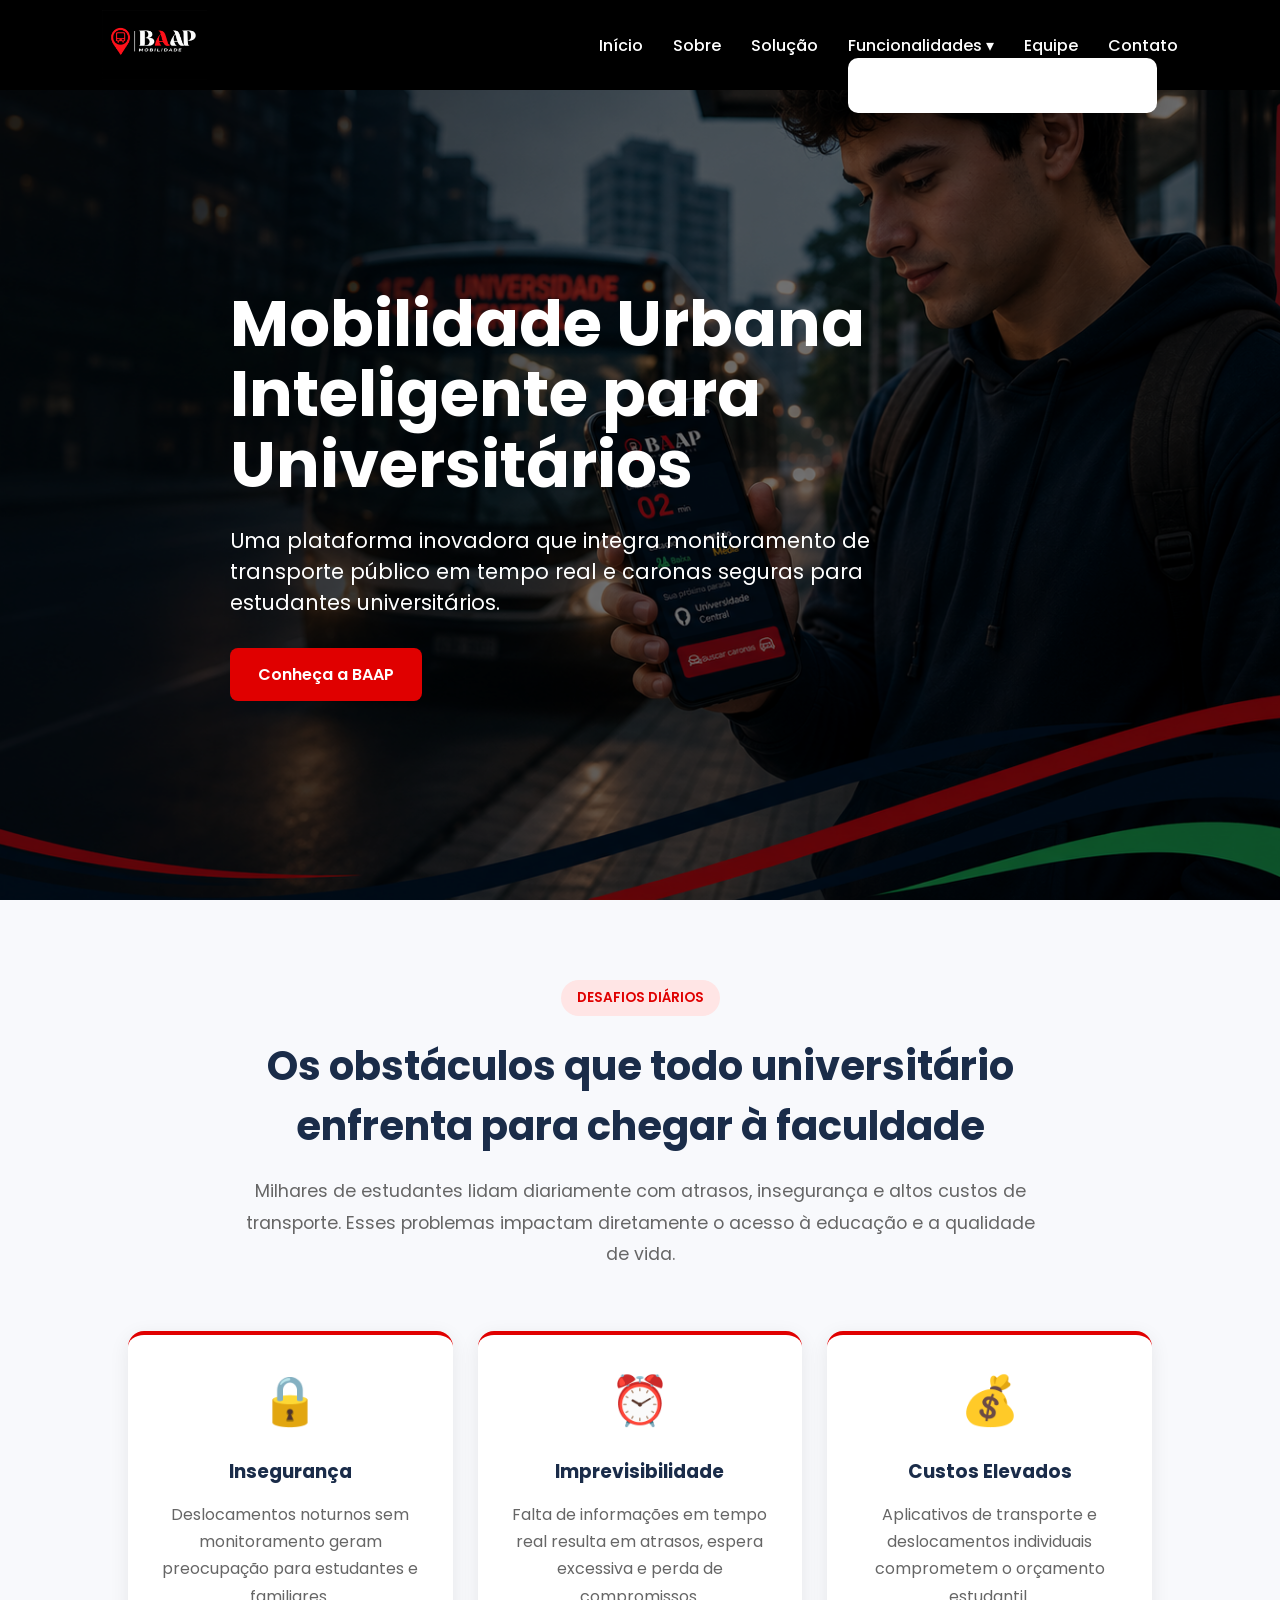
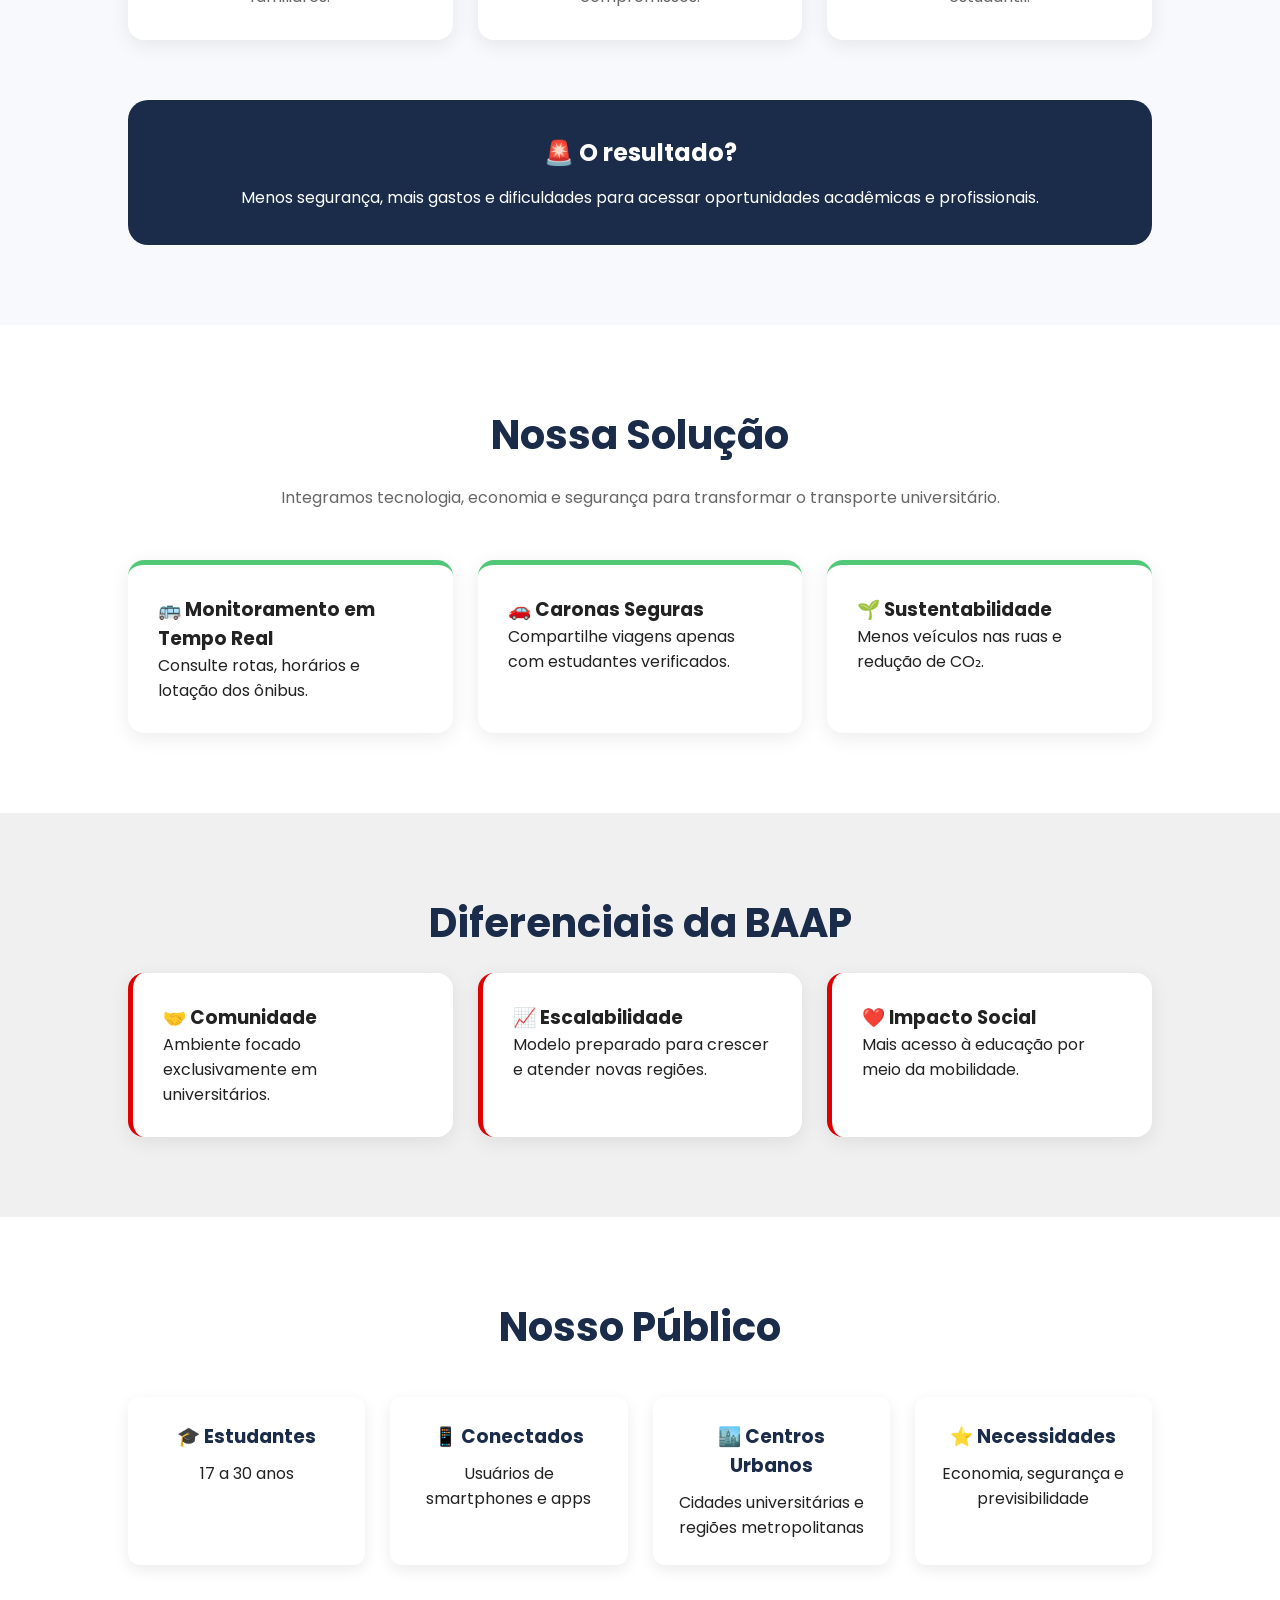
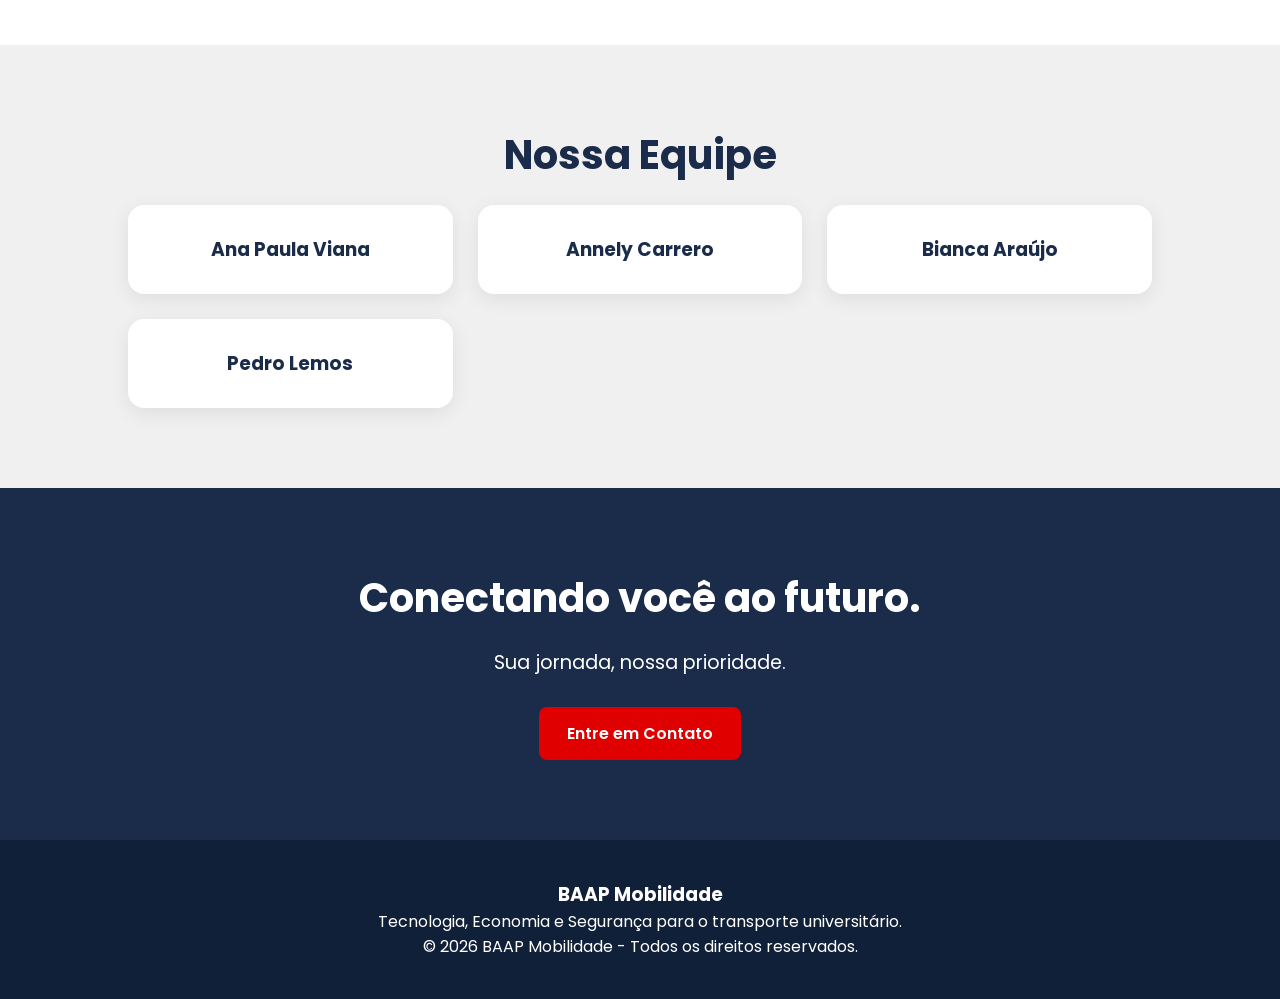
<file: index.html>
<!DOCTYPE html>
<html lang="pt-BR">
<head>
<meta charset="UTF-8">
<meta name="viewport" content="width=device-width, initial-scale=1.0">

<title>BAAP Mobilidade Urbana Inteligente</title>

<link rel="stylesheet" href="css/home.css">
<link rel="stylesheet" href="css/style.css">
<link rel="stylesheet" href="css/responsive.css">

<link href="https://fonts.googleapis.com/css2?family=Poppins:wght@300;400;500;600;700&display=swap" rel="stylesheet">
<link rel="preconnect" href="https://fonts.googleapis.com">
<link rel="preconnect" href="https://fonts.gstatic.com" crossorigin>
<link href="https://fonts.googleapis.com/css2?family=Poppins:wght@300;400;500;600;700&display=swap" rel="stylesheet">
</head>

<script src="js/menu.js"></script>

<body>

<header class="header-pages">

    <div class="logo">
       <a href="index.html"></a>
    <img src="assets/images/logo-baap5.png" alt="Logo BAAP">
    </div>
 

    <nav>
    <ul>

        <li><a href="#inicio">Início</a></li>

        <li><a href="pages/sobre.html">Sobre</a></li>

        <li><a href="#solucao">Solução</a></li>

        <li class="dropdown">

    <a href="#" id="menuFuncionalidades">
        Funcionalidades ▾
    </a>

    <ul class="dropdown-menu" id="submenuFuncionalidades">

        <li>
            <a href="pages/monitoramento.html">
                Monitoramento
            </a>
        </li>

        <li>
            <a href="pages/caronas.html">
                Caronas
            </a>
        </li>

    </ul>

</li>

        <li><a href="pages/equipe.html">Equipe</a></li>

        <li><a href="pages/contato.html">Contato</a></li>

    </ul>
</nav>
    <!-- <nav>
        <ul>
            <li><a href="#inicio">Início</a></li>
            <li><a href="#problema">Problema</a></li>
            <li><a href="#solucao">Solução</a></li>
            <li><a href="#equipe">Equipe</a></li>
            <li><a href="pages/contato.html">Contato</a></li>
        </ul>
    </nav> -->

</header>


<section class="hero" id="inicio">

    <div class="overlay"></div>

    <div class="hero-content">

        <div class="hero-text">

            <h1>
                Mobilidade Urbana Inteligente
                para Universitários
            </h1>

            <p>
                Uma plataforma inovadora que integra monitoramento de
                transporte público em tempo real e caronas seguras para
                estudantes universitários.
            </p>

            <a href="#solucao" class="btn">
                Conheça a BAAP
            </a>

        </div>

    </div>

</section>

<section class="problema" id="problema">

    <div class="section-header">

        <span class="tag">DESAFIOS DIÁRIOS</span>

        <h2>Os obstáculos que todo universitário enfrenta para chegar à faculdade</h2>

        <p>
            Milhares de estudantes lidam diariamente com atrasos, insegurança
            e altos custos de transporte. Esses problemas impactam diretamente
            o acesso à educação e a qualidade de vida.
        </p>

    </div>

    <div class="cards">

        <div class="card problema-card">

            <div class="icon">🔒</div>

            <h3>Insegurança</h3>

            <p>
                Deslocamentos noturnos sem monitoramento geram preocupação
                para estudantes e familiares.
            </p>

        </div>

        <div class="card problema-card">

            <div class="icon">⏰</div>

            <h3>Imprevisibilidade</h3>

            <p>
                Falta de informações em tempo real resulta em atrasos,
                espera excessiva e perda de compromissos.
            </p>

        </div>

        <div class="card problema-card">

            <div class="icon">💰</div>

            <h3>Custos Elevados</h3>

            <p>
                Aplicativos de transporte e deslocamentos individuais
                comprometem o orçamento estudantil.
            </p>

        </div>

    </div>

    <div class="impacto">

        <h3>🚨 O resultado?</h3>

        <p>
            Menos segurança, mais gastos e dificuldades para acessar
            oportunidades acadêmicas e profissionais.
        </p>

    </div>

</section>

<section class="solucao" id="solucao">

    <h2>Nossa Solução</h2>

    <p class="subtitle">
        Integramos tecnologia, economia e segurança para transformar
        o transporte universitário.
    </p>

    <div class="cards">

        <div class="card">
            <h3>🚌 Monitoramento em Tempo Real</h3>
            <p>
                Consulte rotas, horários e lotação dos ônibus.
            </p>
        </div>

        <div class="card">
            <h3>🚗 Caronas Seguras</h3>
            <p>
                Compartilhe viagens apenas com estudantes verificados.
            </p>
        </div>

        <div class="card">
            <h3>🌱 Sustentabilidade</h3>
            <p>
                Menos veículos nas ruas e redução de CO₂.
            </p>
        </div>

    </div>

</section>

<section class="diferenciais">

    <h2>Diferenciais da BAAP</h2>

    <div class="cards">

        <div class="card">
            <h3>🤝 Comunidade</h3>

            <p>
                Ambiente focado exclusivamente em universitários.
            </p>
        </div>

        <div class="card">
            <h3>📈 Escalabilidade</h3>

            <p>
                Modelo preparado para crescer e atender novas regiões.
            </p>
        </div>

        <div class="card">
            <h3>❤️ Impacto Social</h3>

            <p>
                Mais acesso à educação por meio da mobilidade.
            </p>
        </div>

    </div>

</section>

<section class="publico">

    <h2>Nosso Público</h2>

    <div class="publico-grid">

        <div class="item">
            <h3>🎓 Estudantes</h3>
            <p>17 a 30 anos</p>
        </div>

        <div class="item">
            <h3>📱 Conectados</h3>
            <p>Usuários de smartphones e apps</p>
        </div>

        <div class="item">
            <h3>🏙️ Centros Urbanos</h3>
            <p>Cidades universitárias e regiões metropolitanas</p>
        </div>

        <div class="item">
            <h3>⭐ Necessidades</h3>
            <p>Economia, segurança e previsibilidade</p>
        </div>

    </div>

</section>

<section class="equipe" id="equipe">

    <h2>Nossa Equipe</h2>

    <div class="cards">

        <div class="card">
            <h3>Ana Paula Viana</h3>
        </div>

        <div class="card">
            <h3>Annely Carrero</h3>
        </div>

        <div class="card">
            <h3>Bianca Araújo</h3>
        </div>

        <div class="card">
            <h3>Pedro Lemos</h3>
        </div>

    </div>

</section>

<section class="cta">

    <h2>Conectando você ao futuro.</h2>

    <p>
        Sua jornada, nossa prioridade.
    </p>

    <a href="pages/contato.html" class="btn">
        Entre em Contato
    </a>

</section>

<footer>

    <div class="footer-content">

        <h3>BAAP Mobilidade</h3>

        <p>
            Tecnologia, Economia e Segurança para o transporte universitário.
        </p>

        <p>
            © 2026 BAAP Mobilidade - Todos os direitos reservados.
        </p>

    </div>

</footer>

</body>
</html>
</file>
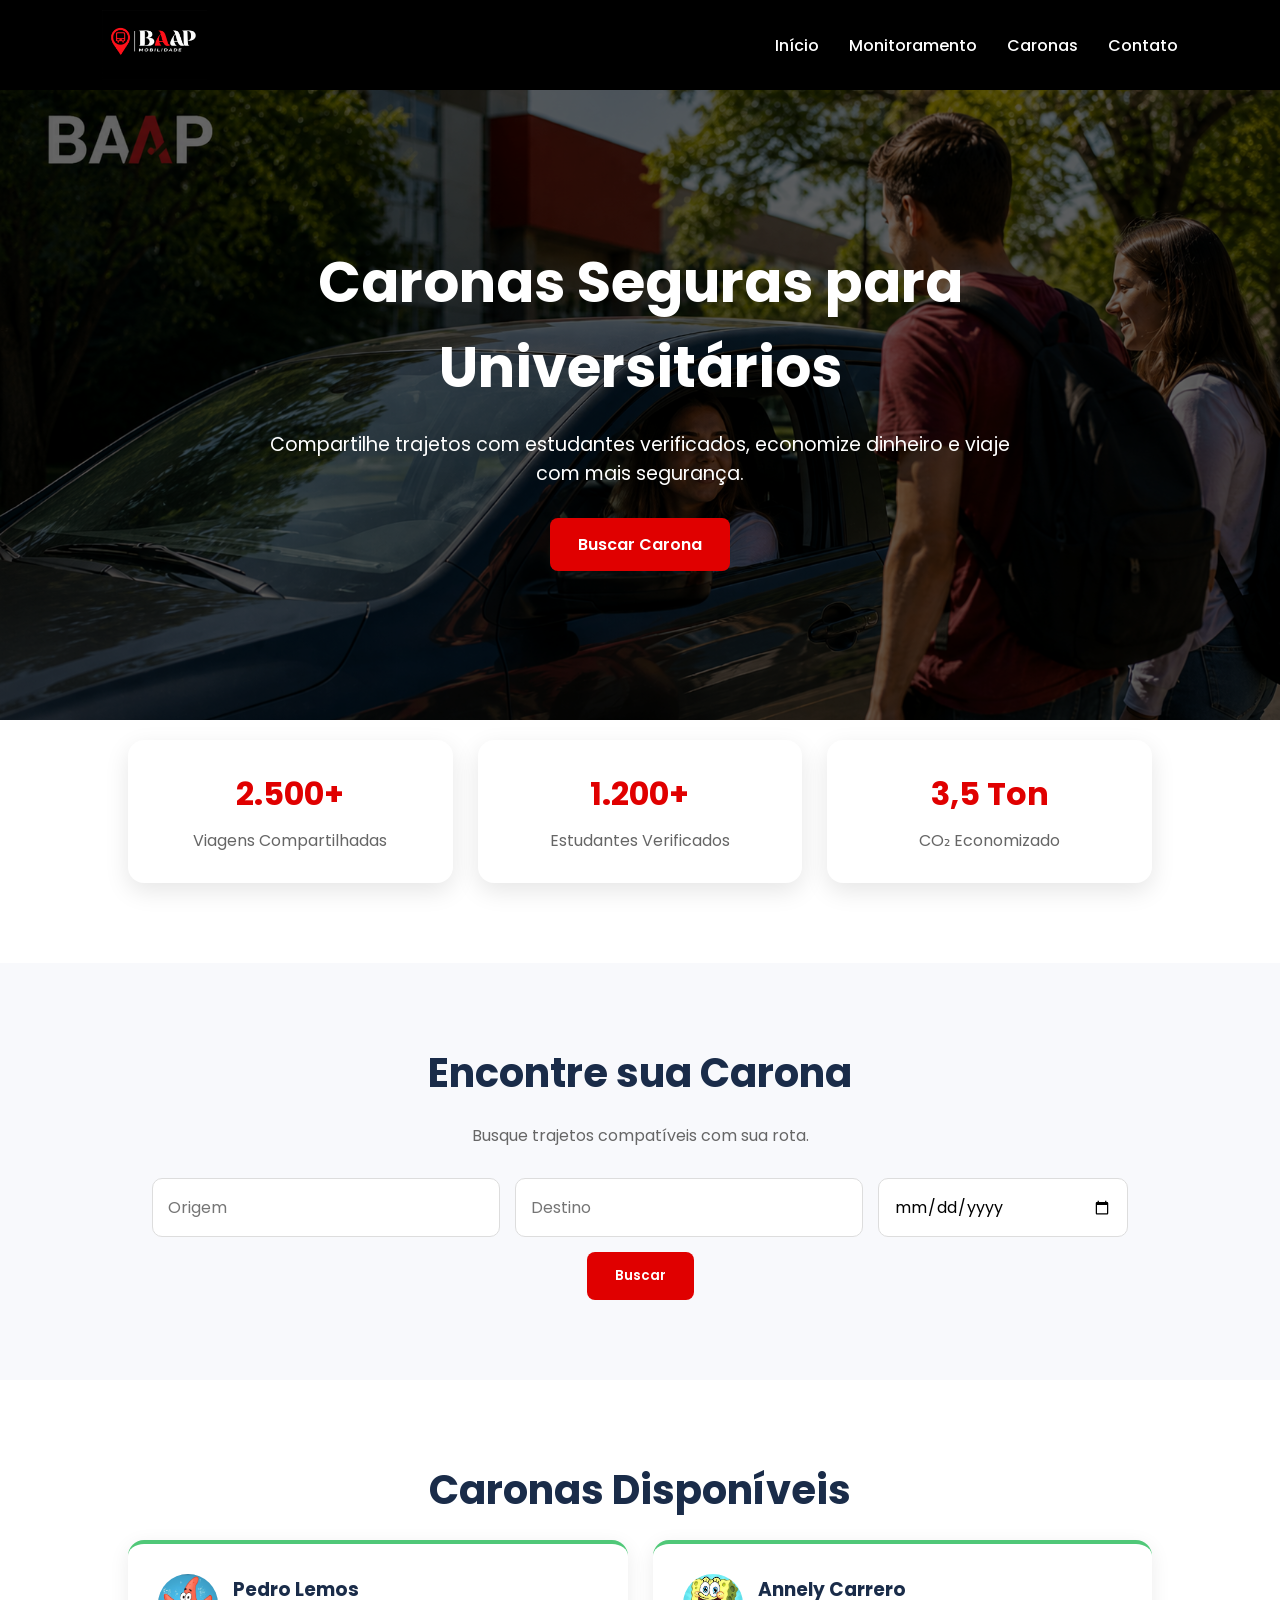
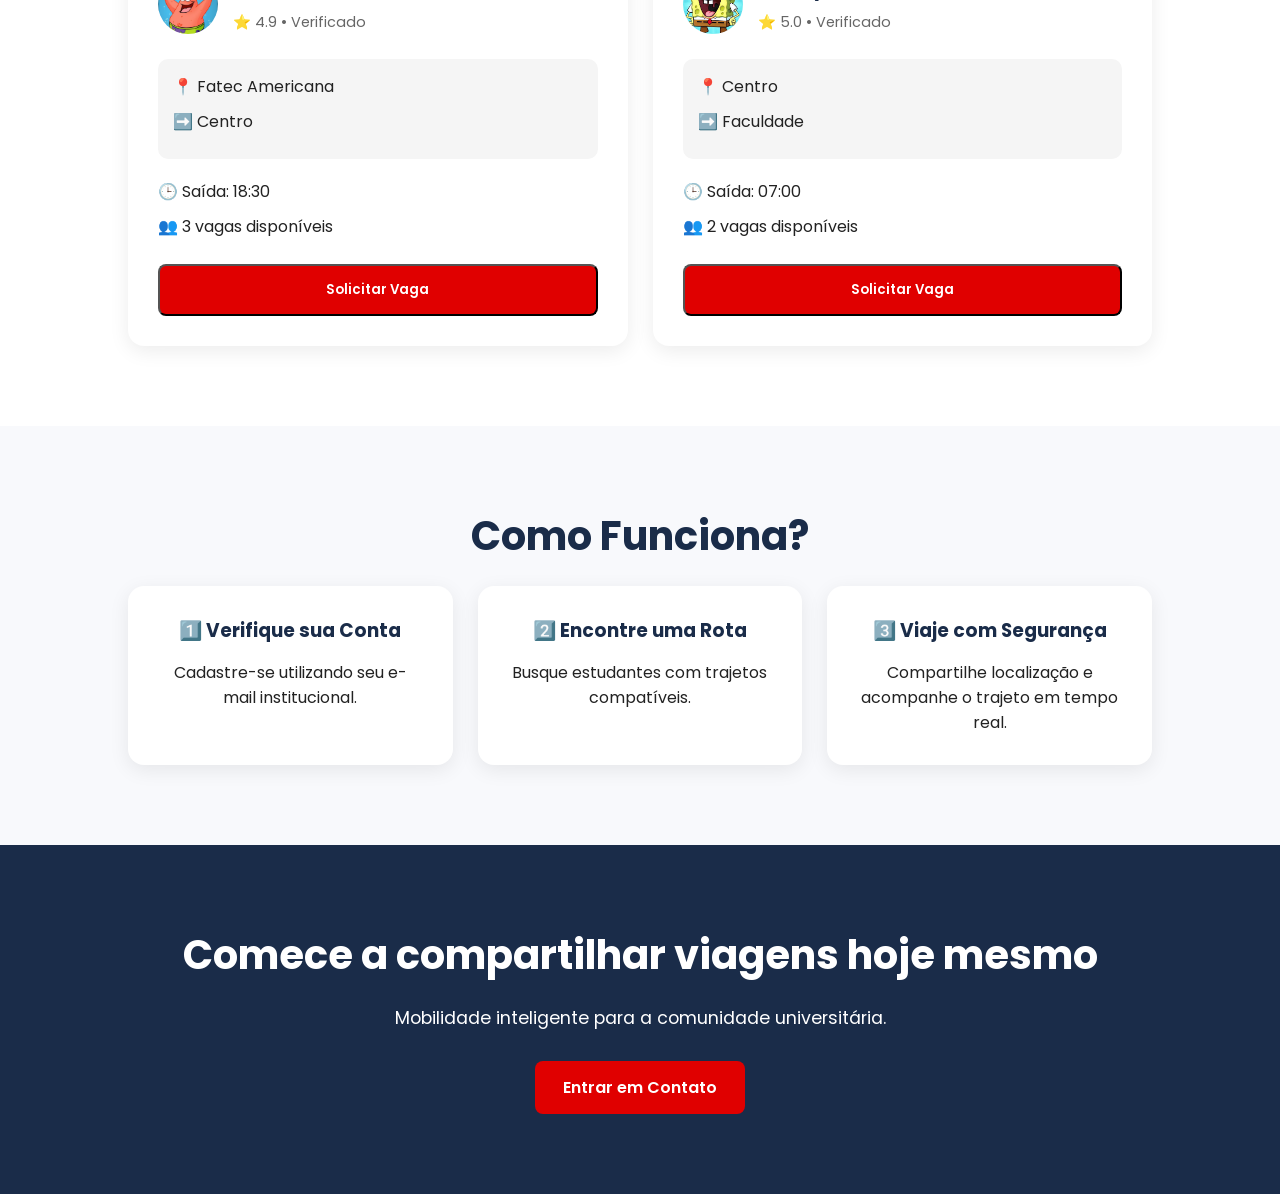
<file: pages/caronas.html>
<!DOCTYPE html>
<html lang="pt-br">

<head>

<meta charset="UTF-8">
<meta name="viewport" content="width=device-width, initial-scale=1.0">

<title>Caronas | BAAP Mobilidade</title>

<link rel="stylesheet" href="../css/style.css">
<link rel="stylesheet" href="../css/caronas.css">

<link rel="preconnect" href="https://fonts.googleapis.com">
<link rel="preconnect" href="https://fonts.gstatic.com" crossorigin>

<link href="https://fonts.googleapis.com/css2?family=Poppins:wght@300;400;500;600;700&display=swap" rel="stylesheet">

</head>

<body>

<header class="header-pages">

    <div class="logo">

        <a href="../index.html">

            <img src="../assets/images/logo-baap5.png"
                 alt="Logo BAAP">

        </a>

    </div>

    <nav>

        <ul>

            <li>
                <a href="../index.html">Início</a>
            </li>

            <li>
                <a href="monitoramento.html">Monitoramento</a>
            </li>

            <li>
                <a href="caronas.html">Caronas</a>
            </li>

            <li>
                <a href="contato.html">Contato</a>
            </li>

        </ul>

    </nav>

</header>

<!-- HERO -->

<section class="carona-hero">

    <div class="hero-overlay"></div>

    <div class="hero-content">

        <h1>
            Caronas Seguras para Universitários
        </h1>

        <p>
            Compartilhe trajetos com estudantes verificados,
            economize dinheiro e viaje com mais segurança.
        </p>

        <a href="#buscar" class="btn">
            Buscar Carona
        </a>

    </div>

</section>

<!-- ESTATÍSTICAS -->

<section class="stats">

    <div class="stat-card">

        <h3>2.500+</h3>

        <p>Viagens Compartilhadas</p>

    </div>

    <div class="stat-card">

        <h3>1.200+</h3>

        <p>Estudantes Verificados</p>

    </div>

    <div class="stat-card">

        <h3>3,5 Ton</h3>

        <p>CO₂ Economizado</p>

    </div>

</section>

<!-- BUSCA -->

<section class="buscar-carona" id="buscar">

    <h2>Encontre sua Carona</h2>

    <p>
        Busque trajetos compatíveis com sua rota.
    </p>

    <form>

        <input
        type="text"
        placeholder="Origem">

        <input
        type="text"
        placeholder="Destino">

        <input
        type="date">

        <button class="btn">
            Buscar
        </button>

    </form>

</section>

<!-- CARONAS DISPONÍVEIS -->

<section class="caronas-disponiveis">

    <h2>Caronas Disponíveis</h2>

    <div class="cards">

        <!-- CARD 1 -->

        <div class="card carona-card">

            <div class="perfil">

                <img
                src="../assets/images/user1.jpg"
                alt="Motorista">

                <div>

                    <h3>Pedro Lemos</h3>

                    <span>
                        ⭐ 4.9 • Verificado
                    </span>

                </div>

            </div>

            <div class="rota">

                <p>📍 Fatec Americana</p>

                <p>➡️ Centro</p>

            </div>

            <p>🕒 Saída: 18:30</p>

            <p>👥 3 vagas disponíveis</p>

            <button class="btn">
                Solicitar Vaga
            </button>

        </div>

        <!-- CARD 2 -->

        <div class="card carona-card">

            <div class="perfil">

                <img
                src="../assets/images/user2.jpg"
                alt="Motorista">

                <div>

                    <h3>Annely Carrero</h3>

                    <span>
                        ⭐ 5.0 • Verificado
                    </span>

                </div>

            </div>

            <div class="rota">

                <p>📍 Centro</p>

                <p>➡️ Faculdade</p>

            </div>

            <p>🕒 Saída: 07:00</p>

            <p>👥 2 vagas disponíveis</p>

            <button class="btn">
                Solicitar Vaga
            </button>

        </div>

    </div>

</section>

<!-- COMO FUNCIONA -->

<section class="como-funciona">

    <h2>Como Funciona?</h2>

    <div class="cards">

        <div class="card">

            <h3>1️⃣ Verifique sua Conta</h3>

            <p>
                Cadastre-se utilizando seu e-mail institucional.
            </p>

        </div>

        <div class="card">

            <h3>2️⃣ Encontre uma Rota</h3>

            <p>
                Busque estudantes com trajetos compatíveis.
            </p>

        </div>

        <div class="card">

            <h3>3️⃣ Viaje com Segurança</h3>

            <p>
                Compartilhe localização e acompanhe o trajeto em tempo real.
            </p>

        </div>

    </div>

</section>

<!-- BENEFÍCIOS

<section class="beneficios">

    <h2>Por que usar a BAAP?</h2>

    <div class="cards">

        <div class="card">

            <h3>💰 Economia</h3>

            <p>
                Divida custos de combustível e estacionamento.
            </p>

        </div>

        <div class="card">

            <h3>🛡️ Segurança</h3>

            <p>
                Apenas estudantes verificados podem participar.
            </p>

        </div>

        <div class="card">

            <h3>🌱 Sustentabilidade</h3>

            <p>
                Menos carros circulando e menor emissão de CO₂.
            </p>

        </div>

    </div>

</section> -->

<!-- CTA -->

<section class="cta">

    <h2>
        Comece a compartilhar viagens hoje mesmo
    </h2>

    <p>
        Mobilidade inteligente para a comunidade universitária.
    </p>

    <a href="contato.html" class="btn">
        Entrar em Contato
    </a>

</section>

</body>

</html>
</file>
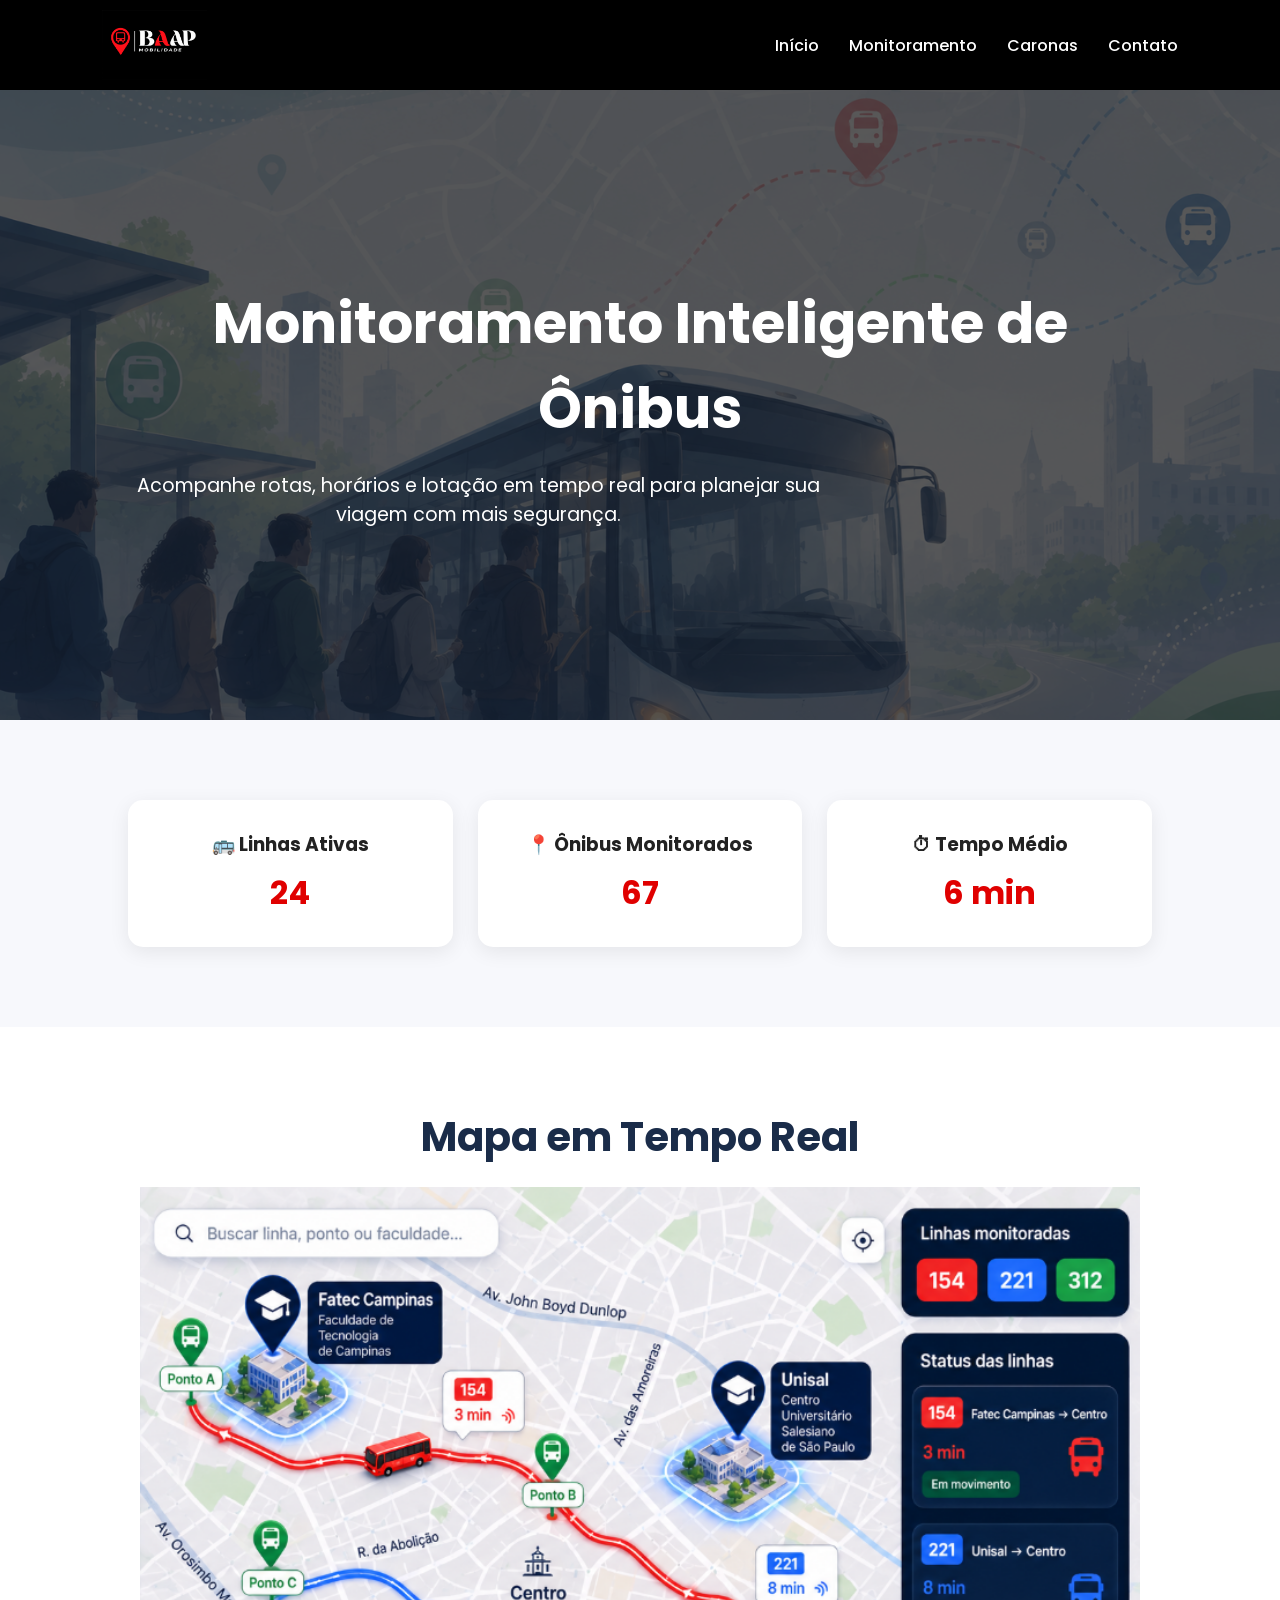
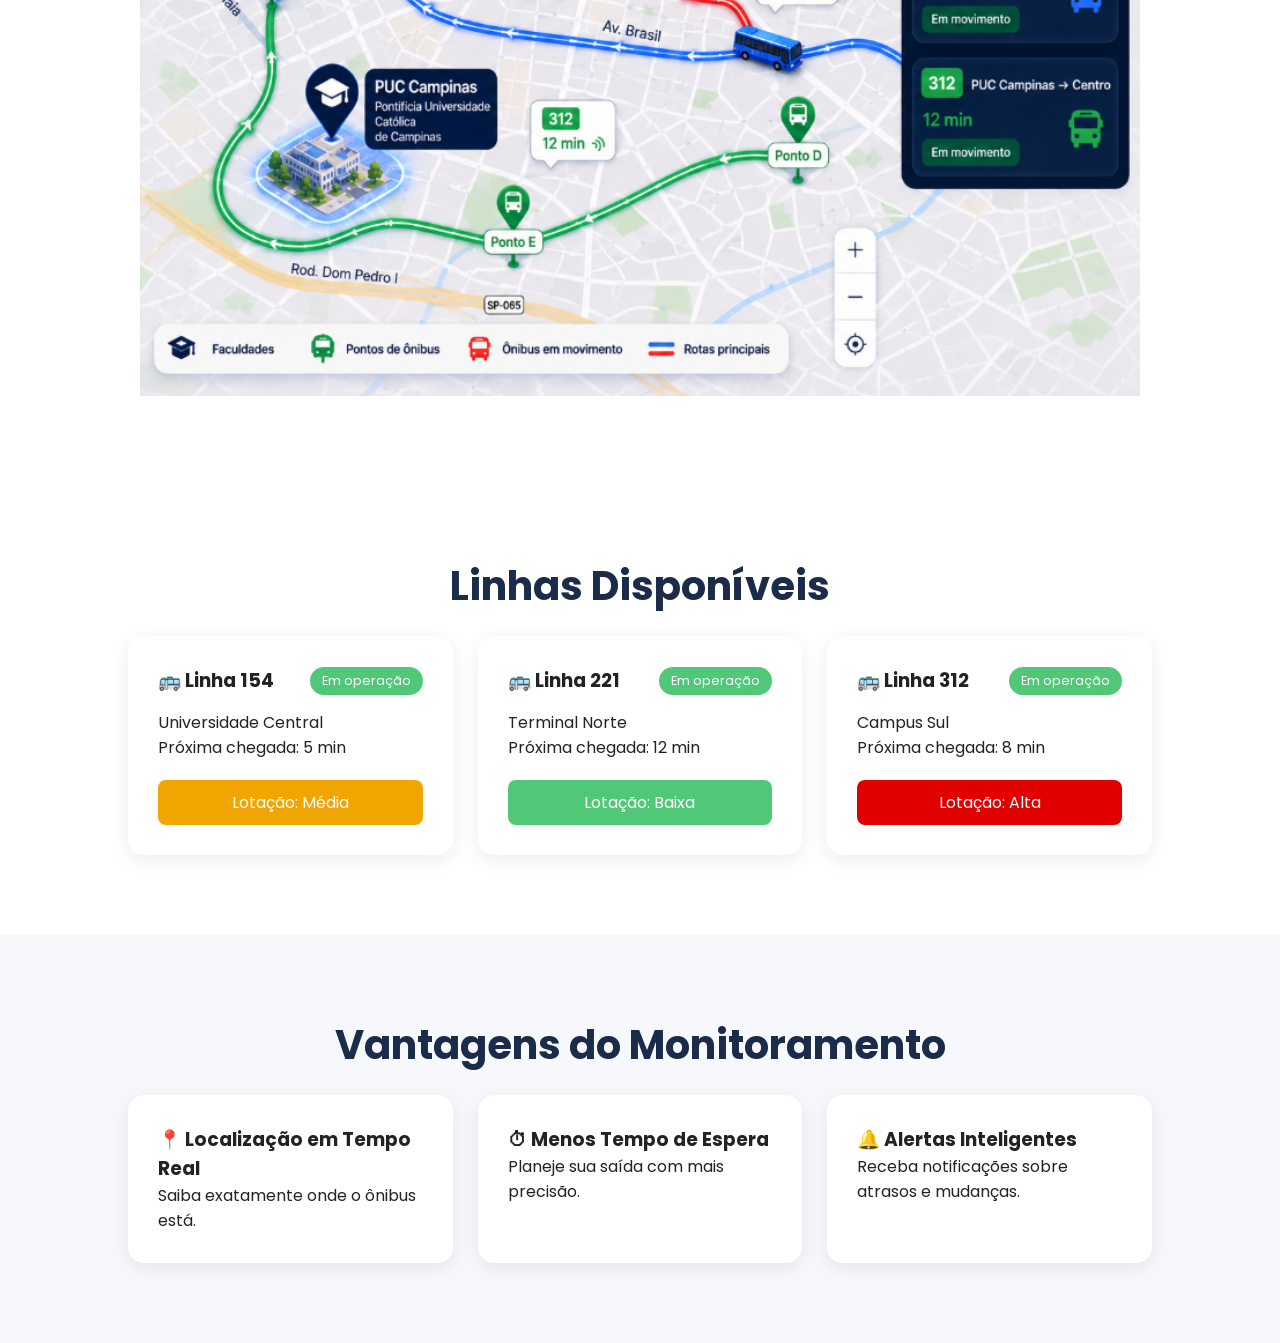
<file: pages/monitoramento.html>
<!DOCTYPE html>
<html lang="pt-br">
<head>

<meta charset="UTF-8">
<meta name="viewport" content="width=device-width, initial-scale=1.0">

<title>Monitoramento | BAAP</title>

<link rel="stylesheet" href="../css/style.css">
<link rel="stylesheet" href="../css/monitoramento.css">

<link href="https://fonts.googleapis.com/css2?family=Poppins:wght@300;400;500;600;700&display=swap" rel="stylesheet">

</head>

<body>

<header class="header-pages">

    <div class="logo">
        <a href="../index.html">
            <img src="../assets/images/logo-baap5.png" alt="Logo BAAP">
        </a>
    </div>

    <nav>
        <ul>
            <li><a href="../index.html">Início</a></li>
            <li><a href="monitoramento.html">Monitoramento</a></li>
            <li><a href="caronas.html">Caronas</a></li>
            <li><a href="contato.html">Contato</a></li>
        </ul>
    </nav>

</header>

<section class="monitoramento-hero">

    <div class="overlay"></div>

    <div class="hero-content">

        <h1>Monitoramento Inteligente de Ônibus</h1>

        <p>
            Acompanhe rotas, horários e lotação em tempo real para
            planejar sua viagem com mais segurança.
        </p>

    </div>

</section>

<section class="status-geral">

    <div class="status-card">
        <h3>🚌 Linhas Ativas</h3>
        <span>24</span>
    </div>

    <div class="status-card">
        <h3>📍 Ônibus Monitorados</h3>
        <span>67</span>
    </div>

    <div class="status-card">
        <h3>⏱ Tempo Médio</h3>
        <span>6 min</span>
    </div>

</section>

<section class="mapa-section">

    <h2>Mapa em Tempo Real</h2>

    <div class="mapa-container">

        <img src="../assets/images/monitoramento-bg2.png" alt="Mapa BAAP">

    </div>

</section>

<section class="linhas">

    <h2>Linhas Disponíveis</h2>

    <div class="cards">

        <div class="card linha-card">

            <div class="linha-topo">

                <h3>🚌 Linha 154</h3>

                <span class="status online">
                    Em operação
                </span>

            </div>

            <p>Universidade Central</p>

            <p>Próxima chegada: 5 min</p>

            <div class="lotacao media">
                Lotação: Média
            </div>

        </div>

        <div class="card linha-card">

            <div class="linha-topo">

                <h3>🚌 Linha 221</h3>

                <span class="status online">
                    Em operação
                </span>

            </div>

            <p>Terminal Norte</p>

            <p>Próxima chegada: 12 min</p>

            <div class="lotacao baixa">
                Lotação: Baixa
            </div>

        </div>

        <div class="card linha-card">

            <div class="linha-topo">

                <h3>🚌 Linha 312</h3>

                <span class="status online">
                    Em operação
                </span>

            </div>

            <p>Campus Sul</p>

            <p>Próxima chegada: 8 min</p>

            <div class="lotacao alta">
                Lotação: Alta
            </div>

        </div>

    </div>

</section>

<section class="beneficios-monitoramento">

    <h2>Vantagens do Monitoramento</h2>

    <div class="cards">

        <div class="card">
            <h3>📍 Localização em Tempo Real</h3>
            <p>Saiba exatamente onde o ônibus está.</p>
        </div>

        <div class="card">
            <h3>⏱ Menos Tempo de Espera</h3>
            <p>Planeje sua saída com mais precisão.</p>
        </div>

        <div class="card">
            <h3>🔔 Alertas Inteligentes</h3>
            <p>Receba notificações sobre atrasos e mudanças.</p>
        </div>

    </div>

</section>

</body>
</html>
</file>
<file: css/home.css>
/* HEADER */

header{
    background:#000;
    color:white;
    padding:20px 10%;
    display:flex;
    justify-content:space-between;
    align-items:center;
    position:sticky;
    top:0;
    z-index:999;
}



nav ul{
    display:flex;
    gap:30px;
    align-items:center;
}

nav ul li{
    position:relative;
}

nav a{
    color:white;
    font-weight:500;
}


/* HERO */
.hero{
    min-height:90vh;

    background-image:url('../assets/images/jovem-app.png');

    background-size:cover;
    background-position:center;
    background-repeat:no-repeat;

    /* Faz a imagem ficar parada */
    background-attachment:fixed;

    position:relative;

    display:flex;
    align-items:center;
}

.overlay{
    position:absolute;
    inset:0;

    background:rgba(0,0,0,.55);
}

.hero-content{
    position:relative;
    z-index:2;

    width:100%;
    padding:0 10%;
}

.hero-text{
    max-width:700px;
    color:white;
}

.hero-text h1{
    font-size:4rem;
    line-height:1.1;
    margin-bottom:25px;
}

.hero-text p{
    font-size:1.3rem;
    margin-bottom:30px;
}



/* PROBLEMA */

.problema{
    background:#f8f9fc;
}

.section-header{
    max-width:800px;
    margin:0 auto 60px;
    text-align:center;
}

.tag{
    display:inline-block;
    background:#ffe5e5;
    color:#E00000;
    padding:8px 16px;
    border-radius:30px;
    font-size:.85rem;
    font-weight:600;
    margin-bottom:20px;
}

.section-header h2{
    margin-bottom:20px;
}

.section-header p{
    color:#666;
    font-size:1.1rem;
    line-height:1.8;
}

.problema-card{
    text-align:center;
    padding:40px 30px;
    border-top:4px solid #E00000;
}

.icon{
    font-size:3rem;
    margin-bottom:20px;
}

.problema-card h3{
    color:#1A2C49;
    margin-bottom:15px;
}

.problema-card p{
    color:#666;
    line-height:1.7;
}

.impacto{
    margin-top:60px;
    text-align:center;
    background:#1A2C49;
    color:white;
    padding:35px;
    border-radius:20px;
}

.impacto h3{
    margin-bottom:15px;
    font-size:1.5rem;
}

/* SOLUÇÃO */

.solucao{
    background:white;
}

.subtitle{
    text-align:center;
    max-width:800px;
    margin:auto;
    margin-bottom:50px;
    color:#666;
}

.solucao .card{
    border-top:5px solid var(--green);
}

/* DIFERENCIAIS */

.diferenciais{
    background:var(--light);
}

.diferenciais .card{
    border-left:5px solid var(--red);
}

/* PUBLICO */

.publico-grid{
    display:grid;
    grid-template-columns:repeat(auto-fit,minmax(220px,1fr));
    gap:25px;
    margin-top:40px;
}

.item{
    background:white;
    padding:25px;
    border-radius:12px;
    text-align:center;
    box-shadow:0 5px 15px rgba(0,0,0,.08);
}

.item h3{
    color:var(--blue);
    margin-bottom:10px;
}

/* EQUIPE */

.equipe{
    background:var(--light);
}

.equipe .card{
    text-align:center;
}

.equipe h3{
    color:var(--blue);
}

/* CTA */

.cta{
    background:var(--blue);
    color:white;
    text-align:center;
}

.cta h2{
    color:white;
}

.cta p{
    margin:20px 0 30px;
    font-size:1.2rem;
}

/* FOOTER */

footer{
    background:#102039;
    color:white;
    text-align:center;
    padding:40px;
}
</file>
<file: css/style.css>
*{
    margin:0;
    padding:0;
    box-sizing:border-box;
    font-family:'Poppins', sans-serif;
}

:root{
    --red:#E00000;
    --blue:#1A2C49;
    --green:#50C878;
    --light:#F0F0F0;
    --white:#FFFFFF;
    --dark:#222;
}
.header-pages{

    background:#000;
    color:white;
    height:90px;
    padding:0 8%;
    display:flex;
    justify-content:space-between;
    align-items:center;
    position:sticky;
    top:0;
    z-index:999;
}

.header-pages .logo img{

    height: 70px;;
    width:auto;
    transition:.3s;
}

.header-pages .logo img:hover{

    transform:scale(1.05);
}

.header-pages nav ul{

    display:flex;
    align-items:center;
    gap:30px;
    list-style:none;
}

.header-pages nav a{

    color:white;
    font-weight:500;
    transition:.3s;
}

.header-pages nav a:hover{

    color:#50C878;
}


.logo{
    display:flex;
    align-items:center;
}

.logo img{
    height:60px;
    width:auto;
    display:block;
    object-fit:contain;
}

body{
    font-family:'Poppins',sans-serif;
    color:var(--dark);
    background:var(--white);
}

a{
    text-decoration:none;
}

ul{
    list-style:none;
}

section{
    padding:80px 10%;
}

h2{
    font-size:2.5rem;
    text-align:center;
    color:var(--blue);
    margin-bottom:20px;
}

.cards{
    display:grid;
    grid-template-columns:repeat(auto-fit,minmax(250px,1fr));
    gap:25px;
}

.card{
    background:white;
    border-radius:16px;
    padding:30px;
    box-shadow:0 5px 20px rgba(0,0,0,.08);
    transition:.3s;
}

.card:hover{
    transform:translateY(-5px);
}

.btn{
    display:inline-block;
    background:var(--red);
    color:white;
    padding:14px 28px;
    border-radius:8px;
    font-weight:600;
    transition:.3s;
}

.btn:hover{
    background:#b90000;
}

/* Dropdown */
.dropdown{
    position:relative;
}

.dropdown-menu{
    display:none;
    position:absolute;
    top:100%;
    left:0;
    background:white;
    min-width:220px;
    border-radius:10px;
    overflow:hidden;
    box-shadow:0 10px 30px rgba(0,0,0,.15);
    z-index:999;
}

.dropdown-menu li{
    width:100%;
}

.dropdown-menu a{

    color:#1A2C49;
    display:block;
    padding:15px 20px;
}

.dropdown-menu a:hover{
    background:#f5f5f5;
}

/* .dropdown:hover .dropdown-menu{
    display:block;
} */

.dropdown-menu.show{
    display:block;
}

.dropdown-menu{
    display:none;
}


.dropdown-menu ul{
    display:block;
}
</file>
<file: css/responsive.css>
@media(max-width:900px){

    .hero{
        flex-direction:column;
        text-align:center;
    }

    .hero-text h1{
        font-size:3rem;
    }

}

@media(max-width:700px){

    header{
        flex-direction:column;
        gap:20px;
    }

    nav ul{
        flex-wrap:wrap;
        justify-content:center;
    }

    .hero-text h1{
        font-size:2.2rem;
    }

    section{
        padding:60px 5%;
    }

}
</file>
<file: css/caronas.css>
/* HERO */

.carona-hero{

    min-height:70vh;

    background-image:url('../assets/images/caronas-bg.png');

    background-size:cover;
    background-position:center;

    position:relative;

    display:flex;
    align-items:center;
    justify-content:center;

    text-align:center;

    color:white;
}

.hero-overlay{

    position:absolute;
    inset:0;

    background:rgba(0,0,0,.60);
}

.hero-content{

    position:relative;
    z-index:2;

    max-width:800px;

    padding:0 20px;
}

.hero-content h1{

    font-size:3.5rem;

    margin-bottom:20px;
}

.hero-content p{

    font-size:1.2rem;

    margin-bottom:30px;
}

/* ESTATÍSTICAS */

.stats{

    display:grid;

    grid-template-columns:repeat(auto-fit,minmax(220px,1fr));

    gap:25px;

    margin-top:-60px;

    position:relative;

    z-index:5;
}

.stat-card{

    background:white;

    padding:30px;

    border-radius:16px;

    text-align:center;

    box-shadow:0 8px 25px rgba(0,0,0,.10);
}

.stat-card h3{

    color:#E00000;

    font-size:2rem;

    margin-bottom:10px;
}

.stat-card p{

    color:#666;
}

/* BUSCA */

.buscar-carona{

    text-align:center;

    background:#F8F9FC;
}

.buscar-carona p{

    color:#666;

    margin-bottom:30px;
}

.buscar-carona form{

    display:flex;

    flex-wrap:wrap;

    justify-content:center;

    gap:15px;
}

.buscar-carona input{

    padding:15px;

    border:1px solid #ddd;

    border-radius:10px;

    min-width:250px;

    font-size:1rem;
}

.buscar-carona button{

    border:none;

    cursor:pointer;
}

/* CARONAS */

.caronas-disponiveis{

    background:white;
}

.carona-card{

    border-top:4px solid #50C878;
}

.perfil{

    display:flex;

    align-items:center;

    gap:15px;

    margin-bottom:25px;
}

.perfil img{

    width:60px;
    height:60px;

    border-radius:50%;

    object-fit:cover;
}

.perfil h3{

    margin-bottom:5px;

    color:#1A2C49;
}

.perfil span{

    color:#666;

    font-size:.9rem;
}

.rota{

    background:#f5f5f5;

    padding:15px;

    border-radius:10px;

    margin-bottom:20px;
}

.rota p{

    margin-bottom:8px;
}

.carona-card p{

    margin-bottom:10px;
}

.carona-card .btn{

    width:100%;

    margin-top:15px;
}

/* COMO FUNCIONA */

.como-funciona{

    background:#F8F9FC;
}

.como-funciona .card{

    text-align:center;
}

.como-funciona h3{

    color:#1A2C49;

    margin-bottom:15px;
}

/* CTA */

.cta{

    background:#1A2C49;

    color:white;

    text-align:center;
}

.cta h2{

    color:white;

    margin-bottom:20px;
}

.cta p{

    margin-bottom:30px;

    font-size:1.1rem;
}

/* RESPONSIVO */

@media(max-width:768px){

    .hero-content h1{

        font-size:2.5rem;
    }

    .stats{

        margin-top:30px;
    }

    .buscar-carona form{

        flex-direction:column;
    }

    .buscar-carona input{

        width:100%;
    }
}
</file>
<file: css/monitoramento.css>
.monitoramento-hero{

    min-height:70vh;

    background:url('../assets/images/monitoramento-bg.png');

    background-size:cover;
    background-position:center;

    display:flex;
    align-items:center;
    justify-content:center;

    text-align:center;

    position:relative;
}

.monitoramento-hero .overlay{

    position:absolute;
    inset:0;

    background:rgba(0,0,0,.65);
}

.hero-content{

    position:relative;
    z-index:2;

    color:white;
}

.hero-content h1{

    font-size:3.5rem;
    margin-bottom:20px;
}

.hero-content p{

    font-size:1.2rem;
    max-width:700px;
}

.status-geral{

    display:grid;
    grid-template-columns:repeat(3,1fr);

    gap:25px;

    background:#f7f8fc;
}

.status-card{

    background:white;

    border-radius:15px;

    padding:30px;

    text-align:center;

    box-shadow:0 5px 20px rgba(0,0,0,.08);
}

.status-card span{

    display:block;

    margin-top:10px;

    font-size:2rem;

    font-weight:700;

    color:#E00000;
}

.mapa-container{
    max-width:1000px;
    margin:auto;
}

.mapa-container img{
    width:100%;
    height:auto;
    display:block;
}

.linha-topo{

    display:flex;

    justify-content:space-between;

    align-items:center;

    margin-bottom:15px;
}

.status{

    padding:5px 12px;

    border-radius:20px;

    color:white;

    font-size:.8rem;
}

.online{
    background:#50C878;
}

.lotacao{

    margin-top:20px;

    padding:10px;

    border-radius:8px;

    text-align:center;

    color:white;
}

.baixa{
    background:#50C878;
}

.media{
    background:#f1a500;
}

.alta{
    background:#E00000;
}

.beneficios-monitoramento{

    background:#f7f8fc;
}
</file>
